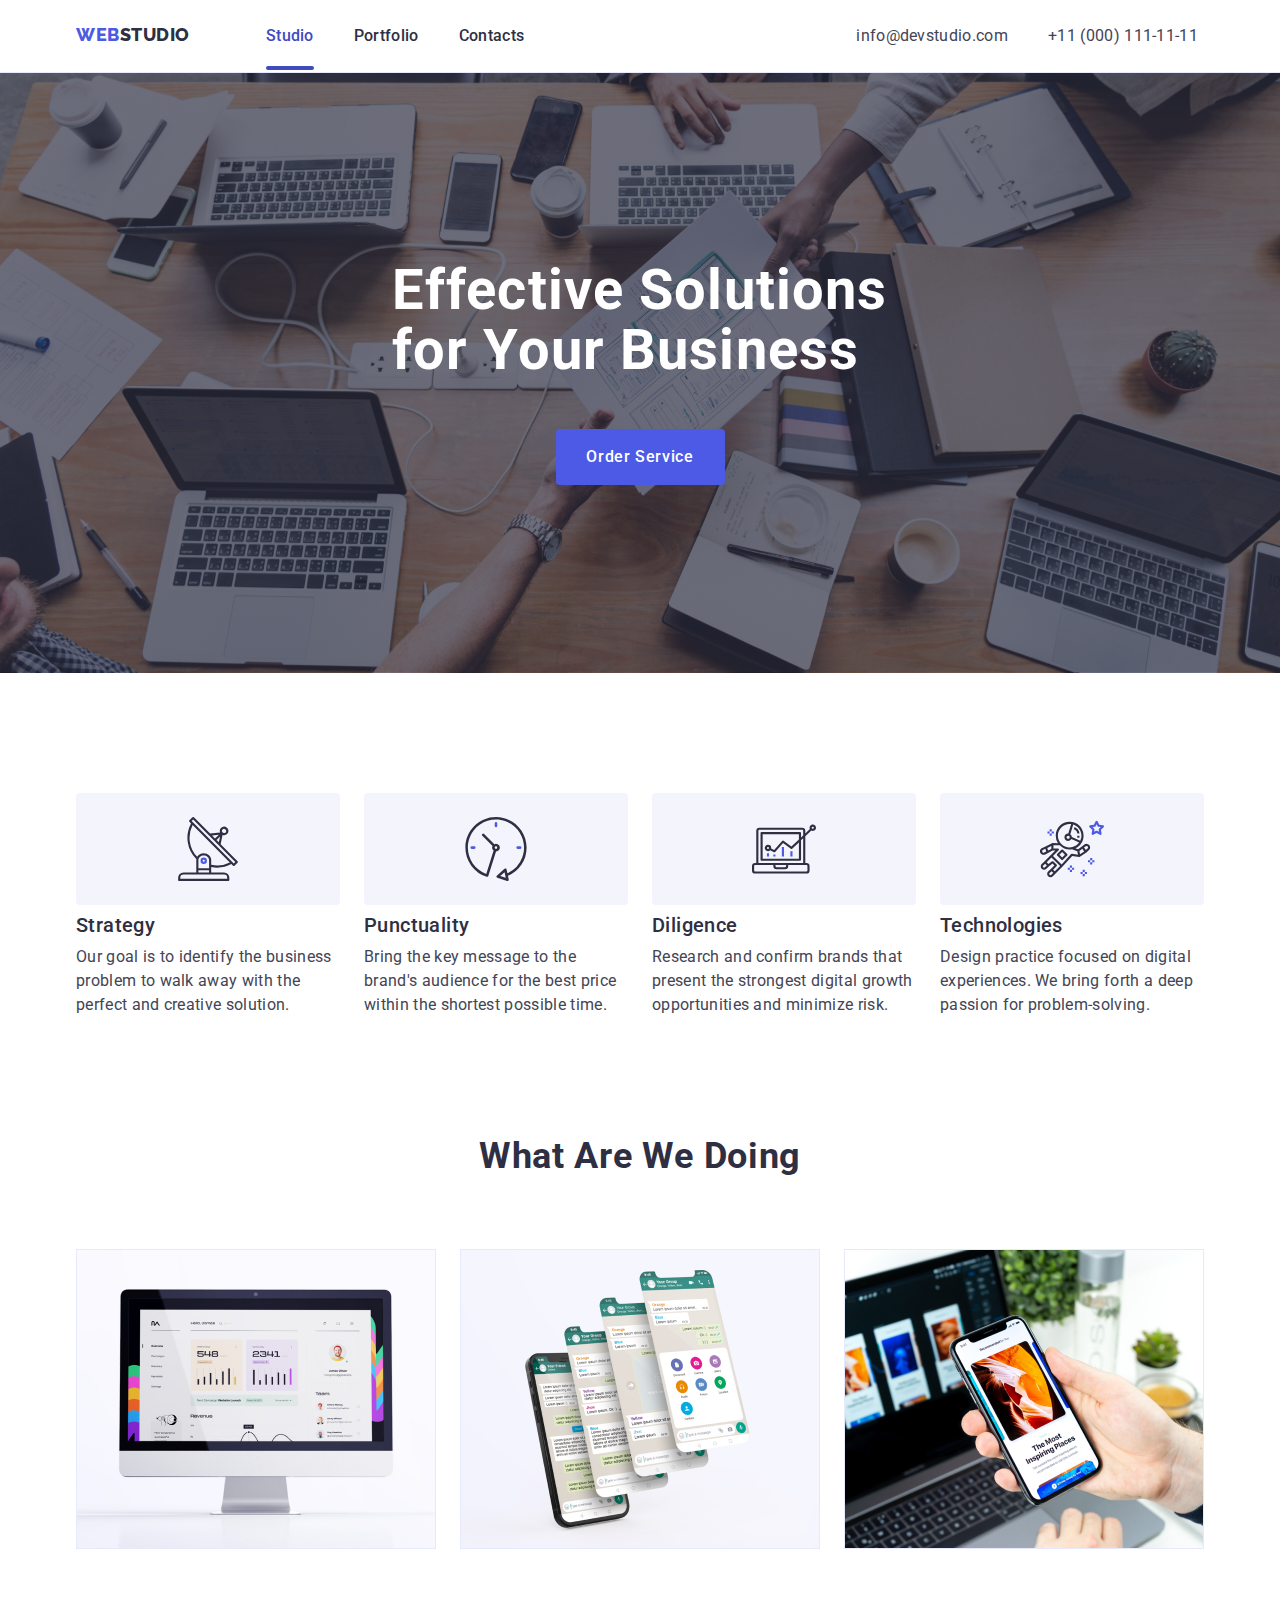
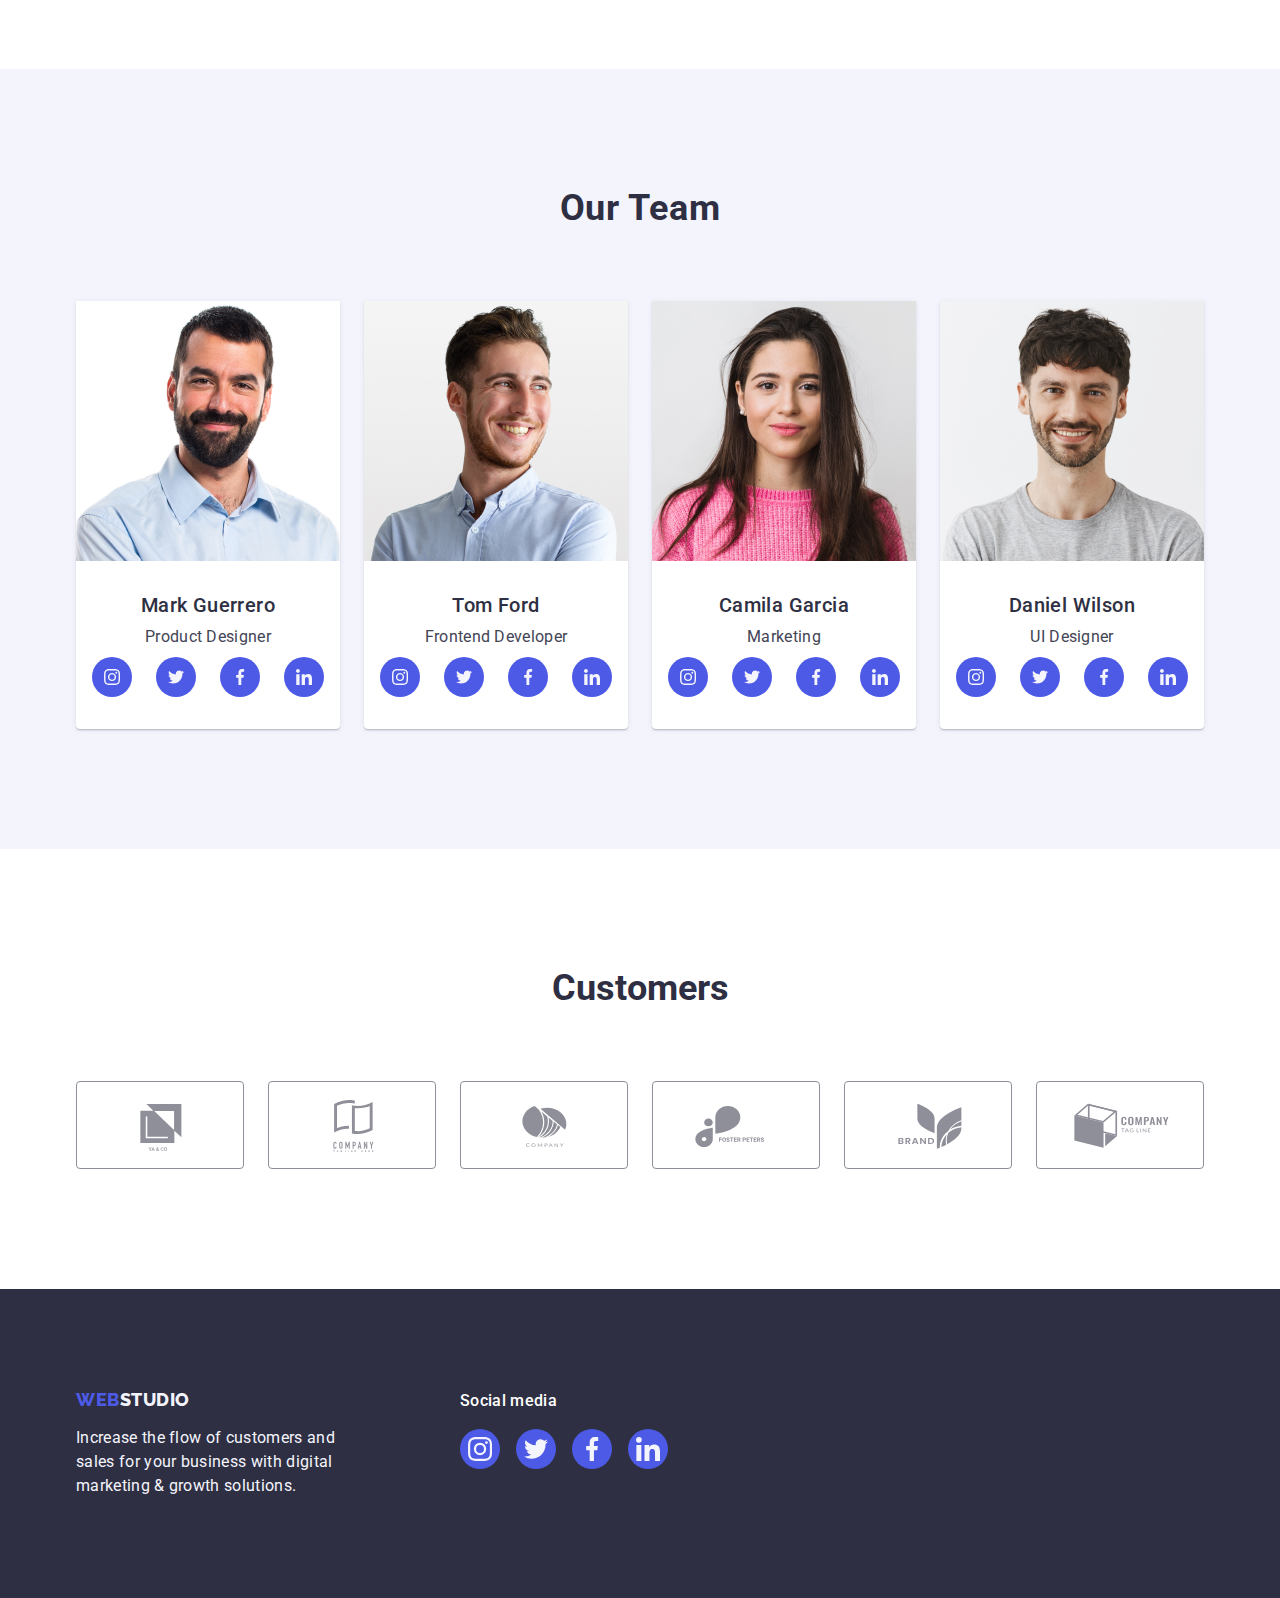
<file: index.html>
<!DOCTYPE html>
<html lang="en">

<head>
    <meta charset="UTF-8">
    <meta http-equiv="X-UA-Compatible" content="IE=edge">
    <meta name="viewport" content="width=device-width, initial-scale=1.0">
    <link rel="stylesheet" href="./css/modern-normalize.min.css">
    <link rel="preconnect" href="https://fonts.googleapis.com">
    <link rel="preconnect" href="https://fonts.gstatic.com" crossorigin>
    <link href="https://fonts.googleapis.com/css2?family=Raleway:wght@800&family=Roboto:wght@400;500;700;900&display=swap" rel="stylesheet">
    <link rel="stylesheet" href="./css/styles.css">
    <title>Document</title>
</head>

<body>
    <header class="header">
        <div class="container-header container">
            <nav class="logo-navigation">
                <a class="logo-link link" href="./index.html">Web<span class="logo-studio">Studio</span></a>
            
                <ul class="navigation list">
                    <li class="navigation-item"><a class="navigation-item-link studio-page link navigation-item-here" href="./index.html">Studio</a></li>
                    <li class="navigation-item"><a class="navigation-item-link link" href="./portfolio.html">Portfolio</a></li>
                    <li class="navigation-item"><a class="navigation-item-link link" href="">Contacts</a></li>
                </ul>
            </nav>
            <address class="contacts-box">
                <ul class="contacts list">
                    <li class="contacts-item list">
                        <a class="contacts-item-link link" href="mailto:info@devstudio.com">info@devstudio.com</a>
                    </li>
                    <li class="contacts-item list">
                        <a class="contacts-item-link link" href="tel:+110001111111">+11 (000) 111-11-11</a>
                    </li>
                </ul>
            </address>
        </div>
    </header>
    <main>
        <section class="hero">
            <div class="container">
                <h1 class="title">Effective Solutions for Your Business</h1>
                <button class="btn-order" data-modal-open type="button">Order Service</button>
            </div>
        </section>
        <section class="advantages">
            <div class="container">
                <h2 class="visually-hidden">Section 2</h2>
                <ul class="advantages-items list">
                    <li class="advantages-card list">
                        <div class="box-advantages">
                            <svg class="advantages-icon" width="64" height="64">
                                <use href="./images/icons.svg#icon-antenna1"></use>
                            </svg>
                        </div>
                        <h3 class="advantages-card-title">Strategy</h3>
                        <p class="advantages-card-content">Our goal is to identify the business
                            problem to walk away with the perfect and creative solution.</p>
                    </li>
                    <li class="advantages-card list">
                        <div class="box-advantages">
                            <svg class="advantages-icon" width="64" height="64">
                                <use href="./images/icons.svg#icon-clock1"></use>
                            </svg>
                        </div>
                        <h3 class="advantages-card-title">Punctuality</h3>
                        <p class="advantages-card-content">Bring the key message to the brand's audience for the best price within the shortest possible
                            time.</p>
                    </li>
                    <li class="advantages-card list">
                        <div class="box-advantages">
                            <svg class="advantages-icon" width="64" height="64">
                                <use href="./images/icons.svg#icon-diagram1"></use>
                            </svg>
                        </div>
                        <h3 class="advantages-card-title">Diligence</h3>
                        <p class="advantages-card-content">Research and confirm brands that present the strongest digital growth opportunities and minimize
                            risk.</p>
                    </li>
                    <li class="advantages-card list">
                        <div class="box-advantages">
                            <svg class="advantages-icon" width="64" height="64">
                                <use href="./images/icons.svg#icon-astronaut1"></use>
                            </svg>
                        </div>
                        <h3 class="advantages-card-title">Technologies</h3>
                        <p class="advantages-card-content">Design practice focused on digital experiences. We bring forth a deep passion for
                            problem-solving.</p>
                    </li>
                </ul>
            </div>
        </section>
        <section class="ability">
            <div class="container">
                <h2 class="chapter-title">What are we doing</h2>
                <ul class="ability-items list">
                    <li class="ability-card list">
                        <img class="ability-card-img" src="./images/img1.jpg" alt="analysis" width="360">
                    </li>
                    <li class="ability-card list">
                        <img class="ability-card-img" src="./images/img2.jpg" alt="communication" width="360">
                    </li>
                    <li class="ability-card list">
                        <img class="ability-card-img" src="./images/img3.jpg" alt="settings" width="360">
                    </li>
                </ul>
            </div>
        </section>
        <section class="team">
            <div class="container">
                <h2 class="chapter-title">Our Team</h2>
                <ul class="team-cards list">
                    <li class="team-item list">
                        <img class="team-photo" src="./images/mark.jpg" alt="Mark Guerrero" width="264">
                        <div class="wrap-card">
                            <h3 class="team-name">Mark Guerrero</h3>
                            <p class="team-job">Product Designer</p>
                            <ul class="wrap-team-icons list">
                                <li class="box-team-icons">
                                    <a href="" class="link-team-icon link">
                                        <svg class="team-icon" width="16" height="16">
                                            <use href="./images/icons.svg#icon-instagram1"></use>
                                        </svg>
                                    </a>
                                </li>
                                <li class="box-team-icons">
                                    <a href="" class="link-team-icon link">
                                        <svg class="team-icon" width="16" height="16">
                                            <use href="./images/icons.svg#icon-twitter1"></use>
                                        </svg>
                                    </a>
                                </li>
                                <li class="box-team-icons">
                                    <a href="" class="link-team-icon link">
                                        <svg class="team-icon" width="16" height="16">
                                            <use href="./images/icons.svg#icon-facebook1"></use>
                                        </svg>
                                    </a>
                                </li>
                                <li class="box-team-icons">
                                    <a href="" class="link-team-icon link">
                                        <svg class="team-icon" width="16" height="16">
                                            <use href="./images/icons.svg#icon-linkedin1"></use>
                                        </svg>
                                    </a>
                                </li>
                            </ul>
                        </div>
                    </li>
                    <li class="team-item list">
                        <img class="team-photo" src="./images/tom.jpg" alt="Tom Ford" width="264">
                        <div class="wrap-card">
                            <h3 class="team-name">Tom Ford</h3>
                            <p class="team-job">Frontend Developer</p>
                            <ul class="wrap-team-icons list">
                                <li class="box-team-icons">
                                    <a href="" class="link-team-icon link">
                                        <svg class="team-icon" width="16" height="16">
                                            <use href="./images/icons.svg#icon-instagram1"></use>
                                        </svg>
                                    </a>
                                </li>
                                <li class="box-team-icons">
                                    <a href="" class="link-team-icon link">
                                        <svg class="team-icon" width="16" height="16">
                                            <use href="./images/icons.svg#icon-twitter1"></use>
                                        </svg>
                                    </a>
                                </li>
                                <li class="box-team-icons">
                                    <a href="" class="link-team-icon link">
                                        <svg class="team-icon" width="16" height="16">
                                            <use href="./images/icons.svg#icon-facebook1"></use>
                                        </svg>
                                    </a>
                                </li>
                                <li class="box-team-icons">
                                    <a href="" class="link-team-icon link">
                                        <svg class="team-icon" width="16" height="16">
                                            <use href="./images/icons.svg#icon-linkedin1"></use>
                                        </svg>
                                    </a>
                                </li>
                            </ul>
                        </div>
                    </li>
                    <li class="team-item list">
                        <img class="team-photo" src="./images/camila.jpg" alt="Camila Garcia" width="264">
                        <div class="wrap-card">
                            <h3 class="team-name">Camila Garcia</h3>
                            <p class="team-job">Marketing</p>
                            <ul class="wrap-team-icons list">
                                <li class="box-team-icons">
                                    <a href="" class="link-team-icon link">
                                        <svg class="team-icon" width="16" height="16">
                                            <use href="./images/icons.svg#icon-instagram1"></use>
                                        </svg>
                                    </a>
                                </li>
                                <li class="box-team-icons">
                                    <a href="" class="link-team-icon link">
                                        <svg class="team-icon" width="16" height="16">
                                            <use href="./images/icons.svg#icon-twitter1"></use>
                                        </svg>
                                    </a>
                                </li>
                                <li class="box-team-icons">
                                    <a href="" class="link-team-icon link">
                                        <svg class="team-icon" width="16" height="16">
                                            <use href="./images/icons.svg#icon-facebook1"></use>
                                        </svg>
                                    </a>
                                </li>
                                <li class="box-team-icons">
                                    <a href="" class="link-team-icon link">
                                        <svg class="team-icon" width="16" height="16">
                                            <use href="./images/icons.svg#icon-linkedin1"></use>
                                        </svg>
                                    </a>
                                </li>
                            </ul>
                        </div>
                    </li>
                    <li class="team-item list">
                        <img class="team-photo" src="./images/daniel.jpg" alt="Daniel Wilson" width="264">
                        <div class="wrap-card">
                            <h3 class="team-name">Daniel Wilson</h3>
                            <p class="team-job">UI Designer</p>
                            <ul class="wrap-team-icons list">
                                <li class="box-team-icons">
                                    <a href="" class="link-team-icon link">
                                        <svg class="team-icon" width="16" height="16">
                                            <use href="./images/icons.svg#icon-instagram1"></use>
                                        </svg>
                                    </a>
                                </li>
                                <li class="box-team-icons">
                                    <a href="" class="link-team-icon link">
                                        <svg class="team-icon" width="16" height="16">
                                            <use href="./images/icons.svg#icon-twitter1"></use>
                                        </svg>
                                    </a>
                                </li>
                                <li class="box-team-icons">
                                    <a href="" class="link-team-icon link">
                                        <svg class="team-icon" width="16" height="16">
                                            <use href="./images/icons.svg#icon-facebook1"></use>
                                        </svg>
                                    </a>
                                </li>
                                <li class="box-team-icons">
                                    <a href="" class="link-team-icon link">
                                        <svg class="team-icon" width="16" height="16">
                                            <use href="./images/icons.svg#icon-linkedin1"></use>
                                        </svg>
                                    </a>
                                </li>
                            </ul>
                        </div>
                    </li>
                </ul>
            </div>
        </section>
        <section class="customers">
            <div class="container">
                <h2 class="title-costomers">Customers</h2>
                <ul class="wrap-customers list">
                        <li class="box-clients-icons">
                            <a href="" class="link-clients-icons">
                                <svg class="clients-icon" width="104" height="56">
                                    <use href="./images/icons.svg#icon-client1"></use>
                                </svg>
                            </a>
                        </li>
                        <li class="box-clients-icons">
                            <a href="" class="link-clients-icons">
                                <svg class="clients-icon" width="104" height="56">
                                    <use href="./images/icons.svg#icon-client2"></use>
                                </svg>
                            </a>
                        </li>
                        <li class="box-clients-icons">
                            <a href="" class="link-clients-icons">
                                <svg class="clients-icon" width="104" height="56">
                                    <use href="./images/icons.svg#icon-client3"></use>
                                </svg>
                            </a>
                        </li>
                        <li class="box-clients-icons">
                            <a href="" class="link-clients-icons">
                                <svg class="clients-icon" width="104" height="56">
                                    <use href="./images/icons.svg#icon-client4"></use>
                                </svg>
                            </a>
                        </li>
                        <li class="box-clients-icons">
                            <a href="" class="link-clients-icons">
                                <svg class="clients-icon" width="104" height="56">
                                    <use href="./images/icons.svg#icon-client5"></use>
                                </svg>
                            </a>
                        </li>
                        <li class="box-clients-icons">
                            <a href="" class="link-clients-icons">
                                <svg class="clients-icon" width="104" height="56">
                                    <use href="./images/icons.svg#icon-client6"></use>
                                </svg>
                            </a>
                        </li>
                </ul>
            </div>
        </section>
    </main>
    <footer class="footer">
        <div class="container footer-wrap-content">
            <div class="footer-part-one">
                <a class="logo-link-footer link" href="./index.html">Web<span class="logo-studio-footer">Studio</span></a>
                <p class="footer-content">Increase the flow of customers and sales for your business with digital marketing & growth solutions.</p>
            </div>
            <div class="footer-part-two">
                <p class="footer-title-links">Social media</p>
                <ul class="wrap-footer-icons list">
                    <li class="box-footer-icons">
                        <a href="" class="link-footer-icon">
                            <svg class="team-icon" width="24" height="24">
                                <use href="./images/icons.svg#icon-instagram1"></use>
                            </svg>
                        </a>
                    </li>
                    <li class="box-footer-icons">
                        <a href="" class="link-footer-icon">
                            <svg class="team-icon" width="24" height="24">
                                <use href="./images/icons.svg#icon-twitter1"></use>
                            </svg>
                        </a>
                    </li>
                    <li class="box-footer-icons">
                        <a href="" class="link-footer-icon">
                            <svg class="team-icon" width="24" height="24">
                                <use href="./images/icons.svg#icon-facebook1"></use>
                            </svg>
                        </a>
                    </li>
                    <li class="box-footer-icons">
                        <a href="" class="link-footer-icon">
                            <svg class="team-icon" width="24" height="24">
                                <use href="./images/icons.svg#icon-linkedin1"></use>
                            </svg>
                        </a>
                    </li>
                </ul>
            </div>
        </div>
    </footer>
    <div class="backdrop is-hidden" data-modal>
        <div class="modal">
            <button class="wrap-clos-icon-modal" data-modal-close type="button">
                <svg class="close-modal" width="8" height="8">
                    <use href="./images/icons.svg#icon-close-black"></use>
                </svg>
            </button>
        </div>
    </div>

    <script src="./js/modal.js"></script>
    
</body>

</html>
</file>
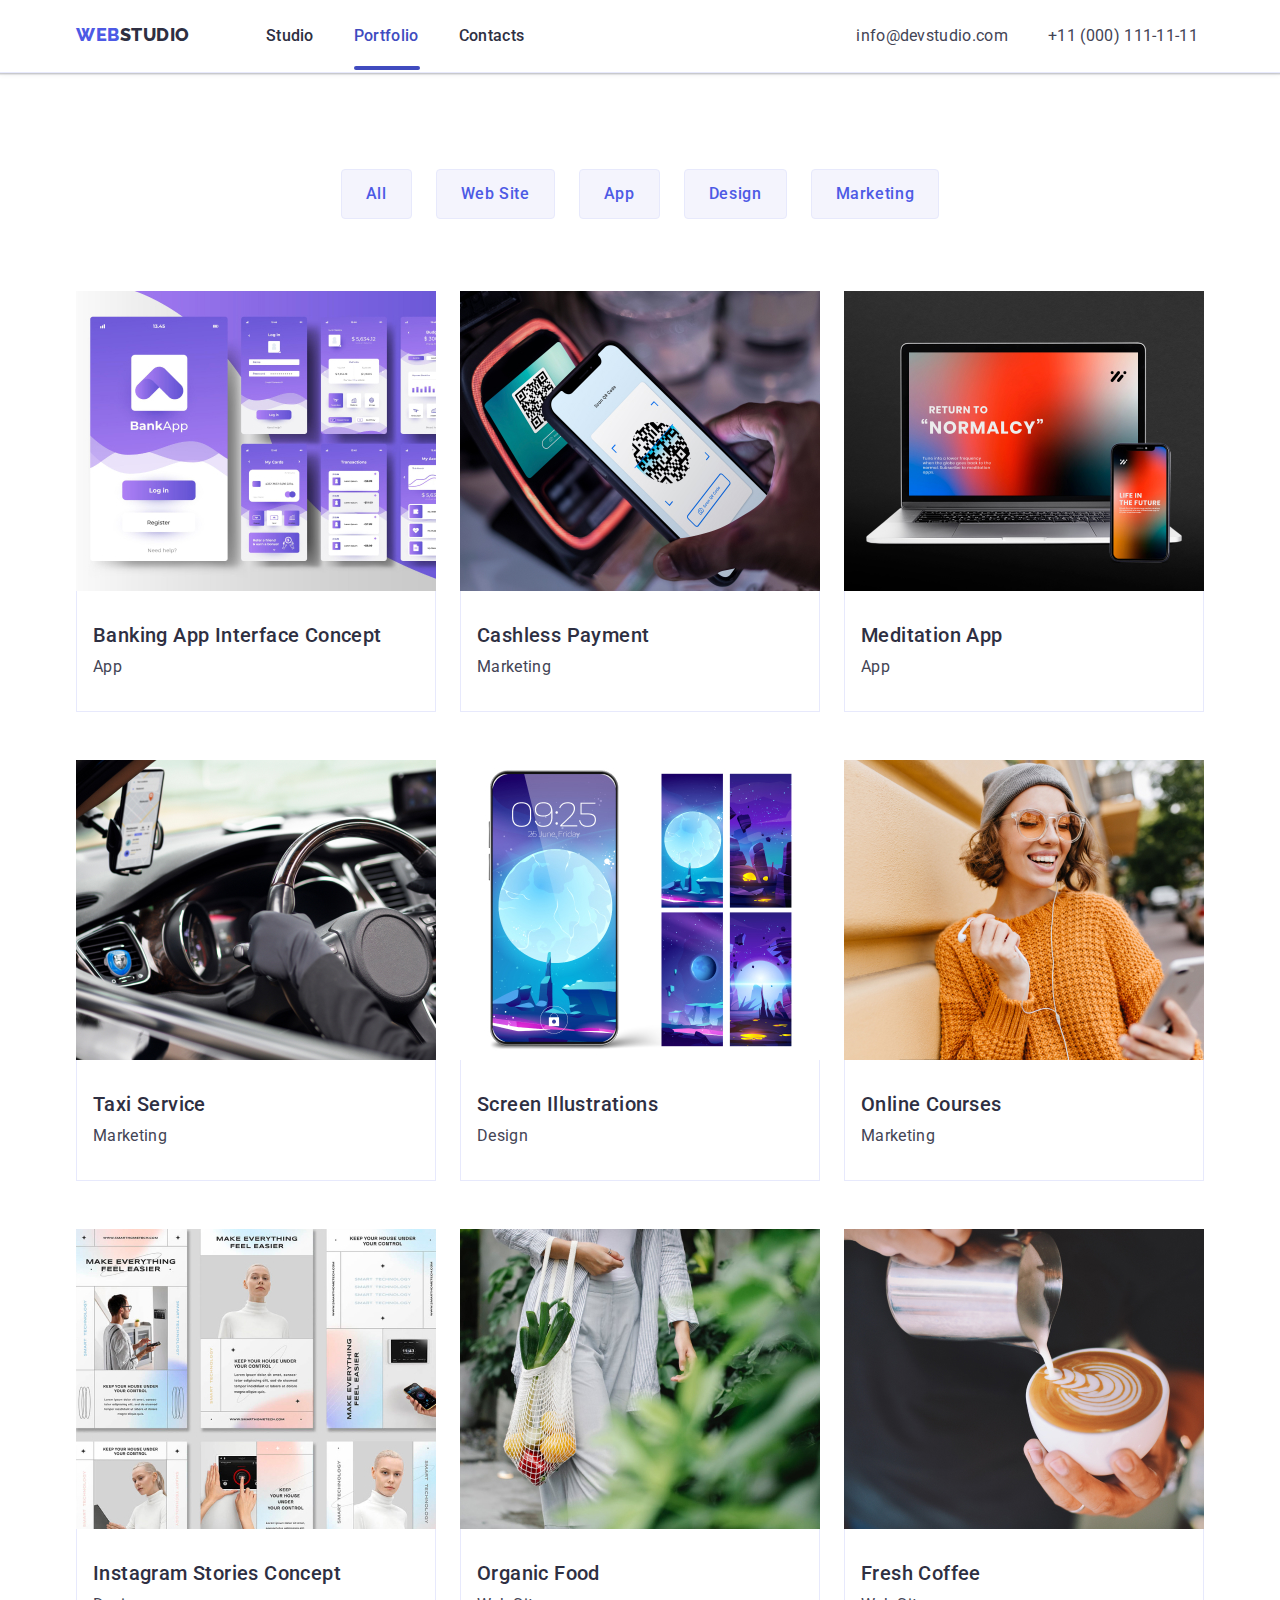
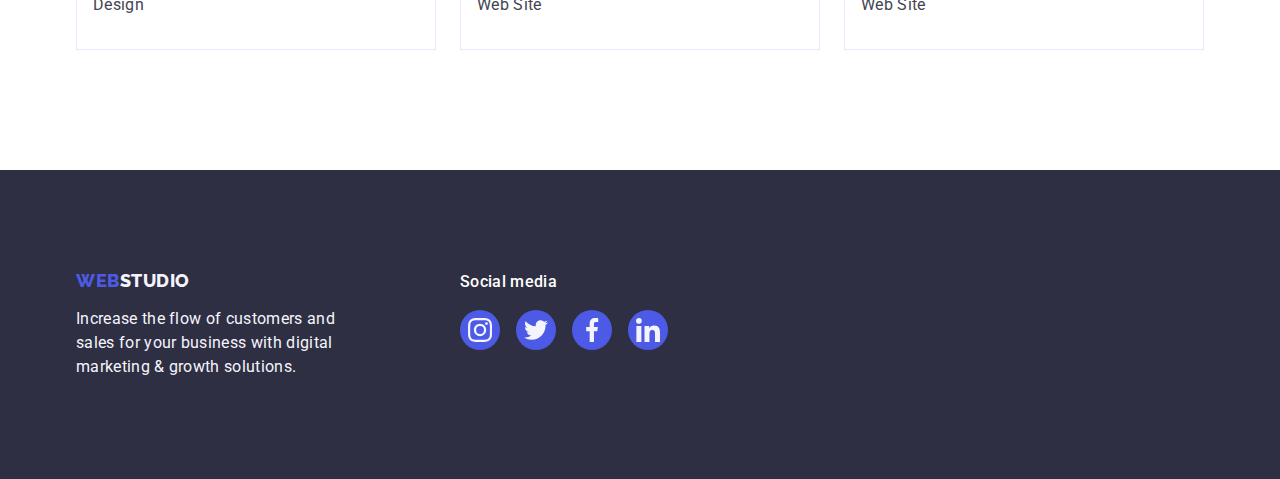
<file: portfolio.html>
<!DOCTYPE html>
<html lang="en">
<head>
    <meta charset="UTF-8">
    <meta http-equiv="X-UA-Compatible" content="IE=edge">
    <meta name="viewport" content="width=device-width, initial-scale=1.0">
    <link rel="stylesheet" href="./css/modern-normalize.min.css">
    <link rel="preconnect" href="https://fonts.googleapis.com">
    <link rel="preconnect" href="https://fonts.gstatic.com" crossorigin>
    <link href="https://fonts.googleapis.com/css2?family=Raleway:wght@800&family=Roboto:wght@400;500;700;900&display=swap" rel="stylesheet">
    <link rel="stylesheet" href="./css/styles.css">
    <title>Document</title>
</head>
<body>
    <header class="header">
        <div class="container-header container">
            <nav class="logo-navigation">
                <a class="logo-link link" href="./index.html">Web<span class="logo-studio">Studio</span></a>
            
                <ul class="navigation list">
                    <li class="navigation-item"><a class="navigation-item-link link" href="./index.html">Studio</a></li>
                    <li class="navigation-item"><a class="navigation-item-link link portfolio-page navigation-item-here" href="./portfolio.html">Portfolio</a></li>
                    <li class="navigation-item"><a class="navigation-item-link link" href="">Contacts</a></li>
                </ul>
            </nav>
            <address class="contacts-box">
                <ul class="contacts list">
                    <li class="contacts-item list">
                        <a class="contacts-item-link link" href="mailto:info@devstudio.com">info@devstudio.com</a>
                    </li>
                    <li class="contacts-item list">
                        <a class="contacts-item-link link" href="tel:+110001111111">+11 (000) 111-11-11</a>
                    </li>
                </ul>
            </address>
        </div>
    </header>
    <main class="portfolio-main">
        <section class="projects">
            <div class="container">
                <h1 class="title-portfolio visually-hidden">Title</h1>
                <ul class="btns-filters list">
                    <li class="btns-filters-item list">
                        <button class="btns-filters-btn" type="button">All</button>
                    </li>
                    <li class="btns-filters-item list">
                        <button class="btns-filters-btn" type="button">Web Site</button>
                    </li>
                    <li class="btns-filters-item list">
                        <button class="btns-filters-btn" type="button">App</button>
                    </li>
                    <li class="btns-filters-item list">
                        <button class="btns-filters-btn" type="button">Design</button>
                    </li>
                    <li class="btns-filters-item list">
                        <button class="btns-filters-btn" type="button">Marketing</button>
                    </li>
                </ul>
                <ul class="projects-list list">
                    <li class="project-card list">
                        <a href="" class="project-card-link link">
                            <div class="wrap-descr">
                                <img class="project-card-img" src="./images/portfolio/portfolio1.jpg" alt="Banking App Interface Concept" width="360" height="300">
                                <div class="overlay">
                                    <p class="card-description">
                                        14 Stylish and User-Friendly App Design Concepts · Task Manager App · Calorie Tracker App · Exotic Fruit Ecommerce App · Cloud Storage App
                                    </p>
                                </div>
                            </div>
                            <div class="wrap-card-project">
                                <h2 class="project-card-title">Banking App Interface Concept</h2>
                                <p class="project-card-content">App</p>
                            </div>
                        </a>
                        
                    </li>
                    <li class="project-card list">
                        <a href="" class="project-card-link link">
                            <div class="wrap-descr">
                                <img class="project-card-img" src="./images/portfolio/portfolio2.jpg" alt="Cashless Payment" width="360" height="300">
                                <div class="overlay">
                                    <p class="card-description">
                                        14 Stylish and User-Friendly App Design Concepts · Task Manager App · Calorie Tracker App · Exotic Fruit Ecommerce App · Cloud Storage App
                                    </p>
                                </div>
                            </div>
                            <div class="wrap-card-project">
                                <h2 class="project-card-title">Cashless Payment</h2>
                                <p class="project-card-content">Marketing</p>
                            </div>
                        </a>
                    </li>
                    <li class="project-card list">
                        <a href="" class=" project-card-link link">
                            <div class="wrap-descr">
                                <img class="project-card-img" src="./images/portfolio/portfolio3.jpg" alt="Meditation App" width="360" height="300">
                                <div class="overlay">
                                    <p class="card-description">
                                        14 Stylish and User-Friendly App Design Concepts · Task Manager App · Calorie Tracker App · Exotic Fruit Ecommerce App · Cloud Storage App
                                    </p>
                                </div>
                            </div>
                            <div class="wrap-card-project">
                                <h2 class="project-card-title">Meditation App</h2>
                                <p class="project-card-content">App</p>
                            </div>
                        </a>
                    </li>
                    <li class="project-card list">
                        <a href="" class="project-card-link link">
                            <div class="wrap-descr">
                                <img class="project-card-img" src="./images/portfolio/portfolio4.jpg" alt="Taxi Service" width="360" height="300">
                                <div class="overlay">
                                    <p class="card-description">
                                        14 Stylish and User-Friendly App Design Concepts · Task Manager App · Calorie Tracker App · Exotic Fruit Ecommerce App · Cloud Storage App
                                    </p>
                                </div>
                            </div>
                            <div class="wrap-card-project">
                                <h2 class="project-card-title">Taxi Service</h2>
                                <p class="project-card-content">Marketing</p>
                            </div>
                        </a>
                    </li>
                    <li class="project-card list">
                        <a href="" class="project-card-link link">
                            <div class="wrap-descr">
                                <img class="project-card-img" src="./images/portfolio/portfolio5.jpg" alt="Screen Illustrations" width="360" height="300">
                                <div class="overlay">
                                    <p class="card-description">
                                        14 Stylish and User-Friendly App Design Concepts · Task Manager App · Calorie Tracker App · Exotic Fruit Ecommerce App · Cloud Storage App
                                    </p>
                                </div>
                            </div>
                            <div class="wrap-card-project">
                                <h2 class="project-card-title">Screen Illustrations</h2>
                                <p class="project-card-content">Design</p>
                            </div>
                        </a>
                    </li>
                    <li class="project-card list">
                        <a href="" class="project-card-link link">
                            <div class="wrap-descr">
                                <img class="project-card-img" src="./images/portfolio/portfolio6.jpg" alt="Online Courses" width="360" height="300">
                                <div class="overlay">
                                    <p class="card-description">
                                        14 Stylish and User-Friendly App Design Concepts · Task Manager App · Calorie Tracker App · Exotic Fruit Ecommerce App · Cloud Storage App
                                    </p>
                                </div>
                            </div>
                            <div class="wrap-card-project">
                                <h2 class="project-card-title">Online Courses</h2>
                                <p class="project-card-content">Marketing</p>
                            </div>
                        </a>
                    </li>
                    <li class="project-card list">
                        <a href="" class="project-card-link link">
                            <div class="wrap-descr">
                                <img class="project-card-img" src="./images/portfolio/portfolio7.jpg" alt="Instagram Stories Concept" width="360" height="300">
                                <div class="overlay">
                                    <p class="card-description">
                                        14 Stylish and User-Friendly App Design Concepts · Task Manager App · Calorie Tracker App · Exotic Fruit Ecommerce App · Cloud Storage App
                                    </p>
                                </div>
                            </div>
                            <div class="wrap-card-project">
                                <h2 class="project-card-title">Instagram Stories Concept</h2>
                                <p class="project-card-content">Design</p>
                            </div>
                        </a>
                    </li>
                    <li class="project-card list">
                        <a href="" class="project-card-link link">
                            <div class="wrap-descr">
                                <img class="project-card-img" src="./images/portfolio/portfolio8.jpg" alt="Organic Food" width="360" height="300">
                                <div class="overlay">
                                    <p class="card-description">
                                        14 Stylish and User-Friendly App Design Concepts · Task Manager App · Calorie Tracker App · Exotic Fruit Ecommerce App · Cloud Storage App
                                    </p>
                                </div>
                            </div>
                            <div class="wrap-card-project">
                                <h2 class="project-card-title">Organic Food</h2>
                                <p class="project-card-content">Web Site</p>
                            </div>
                        </a>
                    </li>
                    <li class="project-card list">
                        <a href="" class="project-card-link link">
                            <div class="wrap-descr">
                                <img class="project-card-img" src="./images/portfolio/portfolio9.jpg" alt="Fresh Coffee" width="360" height="300">
                                <div class="overlay">
                                    <p class="card-description">
                                        14 Stylish and User-Friendly App Design Concepts · Task Manager App · Calorie Tracker App · Exotic Fruit Ecommerce App · Cloud Storage App
                                    </p>
                                </div>
                            </div>
                            <div class="wrap-card-project">
                                <h2 class="project-card-title">Fresh Coffee</h2>
                                <p class="project-card-content">Web Site</p>
                            </div>
                        </a>
                    </li>
                </ul>
            </div>
        </section>
    </main>
    <footer class="footer">
        <div class="container footer-wrap-content">
            <div class="footer-part-one">
                <a class="logo-link-footer link" href="./index.html">Web<span class="logo-studio-footer">Studio</span></a>
                <p class="footer-content">Increase the flow of customers and sales for your business with digital marketing & growth solutions.</p>
            </div>
            <div class="footer-part-two">
                <p class="footer-title-links">Social media</p>
                <ul class="wrap-footer-icons list">
                    <li class="box-footer-icons">
                        <a href="" class="link-footer-icon">
                            <svg class="team-icon" width="24" height="24">
                                <use href="./images/icons.svg#icon-instagram1"></use>
                            </svg>
                        </a>
                    </li>
                    <li class="box-footer-icons">
                        <a href="" class="link-footer-icon">
                            <svg class="team-icon" width="24" height="24">
                                <use href="./images/icons.svg#icon-twitter1"></use>
                            </svg>
                        </a>
                    </li>
                    <li class="box-footer-icons">
                        <a href="" class="link-footer-icon">
                            <svg class="team-icon" width="24" height="24">
                                <use href="./images/icons.svg#icon-facebook1"></use>
                            </svg>
                        </a>
                    </li>
                    <li class="box-footer-icons">
                        <a href="" class="link-footer-icon">
                            <svg class="team-icon" width="24" height="24">
                                <use href="./images/icons.svg#icon-linkedin1"></use>
                            </svg>
                        </a>
                    </li>
                </ul>
            </div>
        </div>
    </footer>
</body>
</html>
</file>
<file: css/styles.css>
:root {
    --title-color: #2E2F42;
    --content-color: #434455;
    --logo-color: #4d5ae5;
    --hover-list-color: #404bbf;
    --btn-border: #e7e9fc;
    --icons-client: #8e8f99;
    --icons-client-hover: #404BBF;
    --icons-social-net: #f4f4fd;
    --hover-footer-bg-links: #31D0AA;
    --hover-team-bg-links: #404BBF;
    --description-card-color: #F4F4FD;
    --description-card-bg: #4D5AE5;
    --modal-window: #FCFCFC;
    --modal-btn-close-bg: #E7E9FC;
    --modal-btn-close-bg-hover: #404BBF;
    --modal-close: #2E2F42;
    --modal-close-hover: #FFFFFF;
}

body{
    min-height: 100vh;
    display: flex;
    flex-direction: column;
    font-family: "Roboto", sans-serif;
    color: var(--content-color);
    background-color: #FFFFFF;
}
main {
    flex-grow: 1;
}
p {
    margin: 0;
}
ul {
    margin: 0;
    padding: 0;
}
h1, h2, h3, h4, h5, h6{
    margin: 0;
}
img {
    display: block;
}

.container {
    /* display: flex; */
    width: 1158px;
    margin: 0 auto;
    padding: 0 15px;
    /* justify-content: center; */
}
.link{
    text-decoration: none;
}
.list{
    list-style: none;
}

/* MAIN PAGE */
/* header */
.header {
    border-bottom: 1px solid var(--btn-border);
    padding: 24px 0;
    align-items: center;
    box-shadow: 0px 2px 1px rgba(46, 47, 66, 0.08), 0px 1px 1px rgba(46, 47, 66, 0.16), 0px 1px 6px rgba(46, 47, 66, 0.08);
}

.studio-page::after {
    position: absolute;
    left: 0;
    bottom: -1px; 

    content: "";
    width: 48px;
    height: 4px;
    background-color: var(--hover-list-color);
    margin-top: 20px;
    border-radius: 2px; 
}
.container-header{
    display: flex;
}
.logo-navigation {
    display: flex;
  
}
.logo-link {
    font-family: 'Raleway', sans-serif;
    font-weight: 800;
    font-size: 18px;
    text-transform: uppercase;
    color: var(--logo-color); 
    line-height: 1.17;
    letter-spacing: 0.03em;
    margin-right: 76px
}
.logo-studio{
    font-family: 'Raleway', sans-serif;
    font-weight: 800;
    font-size: 18px;
    text-transform: uppercase;
    color: var(--title-color);
    line-height: 1.17;
    letter-spacing: 0.03em;
}
.navigation {
    display: flex;
    gap: 40px;
    margin-right: 332px;
}

.navigation-item-link {
    font-weight: 500;
    font-size: 16px;
    line-height: 1.5;
    letter-spacing: 0.02em;
    color: var(--title-color);
    position: relative; 
    transition-property: color;
    transition-duration: 250ms;
    transition-timing-function: cubic-bezier(0.4, 0, 0.2, 1);
    padding: 24px 0;
}
.navigation-item-link:hover,
.navigation-item-link:focus {
    color: var(--hover-list-color);
}
.navigation-item-here {
    color: var(--hover-list-color);
}
.contacts-box {
    font-style: normal;
}
.contacts {
    display: flex;
    gap: 40px;
    /* padding: 24px 0; */
}
.contacts-item-link {
    font-size: 16px;
    letter-spacing: 0.02em;
    line-height: 1.5;
    color: var(--content-color);
    transition-property: color;
    transition-duration: 250ms;
    transition-timing-function: cubic-bezier(0.4, 0, 0.2, 1);
}
.contacts-item-link:hover,
.contacts-item-link:focus {
    color: var(--hover-list-color);
}
/* section hero */
.hero{
    background: var(--title-color);
    padding: 188px 0;
    background-image: linear-gradient(rgba(46, 47, 66, 0.7), rgba(46, 47, 66, 0.7)), url("../images/background.jpg");
    max-width: 1440px; 
    background-repeat: no-repeat;
    background-position: center;
    background-size: cover;
}
.title {
    font-weight: 700;
    font-size: 56px;
    line-height: 1.07;
    letter-spacing: 0.02em;
    color: #FFFFFF;
    margin: 0 auto 48px auto;
    max-width: 496px;
}
.btn-order {
    background-color: var(--logo-color);
    color: #FFFFFF;
    font-weight: 500;
    font-size: 16px;
    letter-spacing: 0.04em;
    font-family: "Roboto", sans-serif;
    line-height: 1.5;
    display: block;
    min-width: 169px;
    height: 56px;
    border: none; 
    border-radius: 4px;
    margin: 0 auto;
    cursor: pointer;
    transition-property: background-color;
    transition-duration: 250ms;
    transition-timing-function: cubic-bezier(0.4, 0, 0.2, 1);
}
.btn-order:hover,
.btn-order:focus {
    background-color: var(--hover-list-color);
}
/* section advantages */
.advantages {
    padding: 120px 0;
}
.advantages-items{
    display: flex;
    gap: 24px;
}
.advantages-card {
    width: calc((100% - 72px) / 4);
}
.box-advantages {
    display: flex;
    align-items: center; 
    justify-content: center;
    border-radius: 4px; 
    background-color: #F4F4FD;
    width: 264px;
    height: 112px;
    margin-bottom: 8px;
}

.advantages-card-title {
    font-weight: 500;
    font-size: 20px;
    letter-spacing: 0.02em;
    color: var(--title-color);
    text-align: start;
    line-height: 1.2;
    margin-bottom: 8px; 
}

.visually-hidden {
    position: absolute;
    width: 1px;
    height: 1px;
    margin: -1px;
    border: 0;
    padding: 0;
    
    white-space: nowrap;
    clip-path: inset(100%);
    clip: rect(0 0 0 0);
    overflow: hidden;
}

.advantages-card-content {
    font-size: 16px;
    line-height: 1.5;
    letter-spacing: 0.02em;
}
/* section ability */
.ability{
    padding-bottom: 120px; 
}
.chapter-title {
    font-weight: 700;
    font-size: 36px;
    letter-spacing: 0.02em;
    text-transform: capitalize;
    color: var(--title-color);
    text-align: center;
    line-height: 1.11;
    margin-bottom: 72px; 
}

.ability-items {
    display: flex;
    gap: 24px;
    
}
.ability-card {
    width: calc((100% - 48px) / 3); 
    justify-content: center;
}
/* section team */
.team {
    background: #F4F4FD;
    padding: 120px 0;
}
.team-item{
    background: #FFFFFF;
}
.chapter-title {
    font-weight: 700;
    font-size: 36px;
    letter-spacing: 0.02em;
    text-transform: capitalize;
    color: var(--title-color);
    text-align: center;
    line-height: 1.11;
    margin-bottom: 72px; 
}
.team-cards {
    display: flex;
    gap: 24px; 
}

.team-item {
    width: calc((100% - 72px) / 4); 
    border-radius: 0px 0px 4px 4px; 
    box-shadow: 0px 2px 1px 0px rgba(46, 47, 66, 0.08), 0px 1px 1px 0px rgba(46, 47, 66, 0.16), 0px 1px 6px 0px rgba(46, 47, 66, 0.08);
}

.wrap-card {
    padding: 32px 0;
}
.team-name {
    font-weight: 500;
    font-size: 20px;
    letter-spacing: 0.02em;
    color: var(--title-color);
    text-align: center;
    line-height: 1.2;
    margin-bottom: 8px;
}
.team-job {
    font-size: 16px;
    letter-spacing: 0.02em;
    text-align: center;
    line-height: 1.5;
    margin-bottom: 8px;
}
.wrap-team-icons {
    display: flex;
    justify-content: center;
    gap: 24px;
    
}
.team-icon {
    fill: #F4F4FD;
}
.box-team-icons {
    width: 40px;
    height: 40px;
}

.link-team-icon {
    width: 100%;
    height: 100%;
    background-color: #4d5ae5;
    border-radius: 50%;
    display: flex;
    justify-content: center;
    align-items: center;
    transition: background-color 250ms cubic-bezier(0.4, 0, 0.2, 1); 
}
.link-team-icon:hover,
.link-team-icon:focus {
    background-color: var(--hover-team-bg-links);
}
/* section customers */
.customers {
    padding: 120px 0;
}
.title-costomers {
    text-align: center;
    font-size: 36px;
    line-height: 1.11;
    color: #2e2f42;
    margin-bottom: 72px;
}
.wrap-customers {
    display: flex;
    justify-content: center;
    gap: 24px;
}
.box-clients-icons {
    width: calc((100% - 120px) / 6);
    height: 88px;
}

.link-clients-icons {
    width: 100%;
    height: 100%;
    border: 1px solid #8e8f99;
    border-radius: 4px;
    display: flex;
    align-items: center;
    justify-content: center;
    color: var(--icons-client);
    transition: border-color 250ms cubic-bezier(0.4, 0, 0.2, 1), color 250ms cubic-bezier(0.4, 0, 0.2, 1);
}
.clients-icon {
    fill: currentColor;
}
.link-clients-icons:hover,
.link-clients-icons:focus {
    border-color: var(--hover-list-color);
    color: var(--hover-list-color);
}
.link-clients-icons:hover .clients-icon, 
.link-clients-icons:focus .clients-icon {
    fill: var(--hover-list-color);
}
/* section footer */
.footer {
    padding: 100px 0;
    background: var(--title-color);
}
.footer-wrap-content {
    display: flex;
    align-items: baseline;
}
.footer-part-one {
    margin-right: 120px;
}
.footer-title-links{
    font-weight: 500;
    font-size: 16px;
    margin-bottom: 16px;
    line-height: 1.5;
    letter-spacing: 0.02em;
    color: #ffffff;
}
.logo-link-footer {
    font-family: "Raleway", sans-serif;
    font-weight: 800;
    font-size: 18px;
    line-height: 1.17;
    letter-spacing: 0.03em;
    text-transform: uppercase;
    color: var(--logo-color);
    display: inline-block;
    margin-bottom: 16px;
}
.logo-studio-footer{
    color: #F4F4FD;
    font-weight: 800;
    font-size: 18px;
    letter-spacing: 0.03em;
    text-transform: uppercase;
}
.footer-content {
    max-width: 264px;
    font-size: 16px;
    line-height: 1.5;
    letter-spacing: 0.02em;
    color: #F4F4FD;
}
.footer-title-links {
    color: #FFF;
    font-size: 16px;
    font-weight: 500;
    line-height: 24px;
    letter-spacing: 0.32px;
}
.wrap-footer-icons {
    display: flex;
    gap: 16px;
}
.box-footer-icons {
    width: 40px;
    height: 40px;
}
.link-footer-icon {
    width: 100%;
    height: 100%;
    background-color: var(--logo-color);
    border-radius: 50%;
    display: flex;
    align-items: center;
    justify-content: center;
    transition: background-color 250ms cubic-bezier(0.4, 0, 0.2, 1); 
}
.link-footer-icon:hover,
.link-footer-icon:focus {
    background-color: var(--hover-footer-bg-links);
}
/* modal window */
.backdrop {
    width: 100%;
    height: 100%;
    background: rgba(46, 47, 66, 0.40);
    flex-shrink: 0;
    position: fixed;
    transition: opacity 250ms cubic-bezier(0.4, 0, 0.2, 1), visibility 250ms cubic-bezier(0.4, 0, 0.2, 1); 
}
.modal {
    width: 408px;
    min-height: 584px;
    flex-shrink: 0;
    border-radius: 4px;
    background: var(--modal-window);
    box-shadow: 0px 2px 1px 0px rgba(0, 0, 0, 0.20), 0px 1px 3px 0px rgba(0, 0, 0, 0.12), 0px 1px 1px 0px rgba(0, 0, 0, 0.14);
    position: absolute;
    top: 50%;
    left: 50%;
    transform: translate(-50%, -50%);
    opacity: 1;
    transition: transform 250ms cubic-bezier(0.4, 0, 0.2, 1); 
}
.wrap-clos-icon-modal {
    display: block;
    width: 24px;
    height: 24px;
    border-radius: 50%;
    border: 1px solid rgba(0, 0, 0, 0.10);
    background: var(--btn-border);
    position: absolute;
    top: 24px;
    right: 24px;
    transition-property: background-color;
    transition-duration: 250ms;
    transition-timing-function: cubic-bezier(0.4, 0, 0.2, 1);
    cursor: pointer;
    display: flex;
    align-items: center;
    justify-content: center;
    padding: 0;
    transition: background-color 250ms cubic-bezier(0.4, 0, 0.2, 1), border 250ms cubic-bezier(0.4, 0, 0.2, 1);
}
.wrap-clos-icon-modal:hover,
.wrap-clos-icon-modal:focus {
    background-color: var(--modal-btn-close-bg-hover);
    fill: var(--modal-close-hover);
    border: none; 
}
.close-modal {
    position: absolute;
    top: 50%;
    left: 50%;
    transform: translate(-50%, -50%);
    fill: var(--modal-close);
    transition-property: fill;
    transition-duration: 250ms;
    transition-timing-function: cubic-bezier(0.4, 0, 0.2, 1);
    cursor: pointer;
}
.wrap-clos-icon-modal:hover .close-modal,
.wrap-clos-icon-modal:focus .close-modal {
    fill: var(--modal-close-hover);
}
.is-hidden {
    visibility: hidden;
    opacity: 0;
    transition: opacity 150ms ease-in-out 1000ms;
    pointer-events: none; 
    transition: opacity 250ms cubic-bezier(0.4, 0, 0.2, 1), visibility 250ms cubic-bezier(0.4, 0, 0.2, 1); 
}

/* PORTFOLIO */
.portfolio-page::after {
    position: absolute;
    left: 0;
    bottom: -1px; 

    content: "";
    width: 66px;
    height: 4px;
    background-color: var(--hover-list-color);
    margin-top: 20px;
    border-radius: 2px; 
}

.projects {
    padding-top: 96px; 
    padding-bottom: 120px; 
}
/* btn navigation */
.btns-filters {
    display: flex; 
    justify-content: center;
    gap: 24px;
    margin-bottom: 72px;
}
.btns-filters-btn{
    font-family: "Roboto", sans-serif;
    background-color: #F4F4FD;
    border: 1px solid var(--btn-border);
    font-weight: 500;
    font-size: 16px;
    line-height: 1.5;
    letter-spacing: 0.04em;
    color: var(--logo-color);
    cursor: pointer;
    padding: 12px 24px;
    border-radius: 4px; 
    transition-property: background-color, color, border, box-shadow;
    transition-duration: 250ms;
    transition-timing-function: cubic-bezier(0.4, 0, 0.2, 1);
}
.btns-filters-btn:hover,
.btns-filters-btn:focus {
    background: var(--hover-list-color);
    color: #FFFFFF;
    border: 1px solid transparent;
    box-shadow: 0px 2px 2px 0px rgba(0, 0, 0, 0.12), 0px 2px 1px 0px rgba(0, 0, 0, 0.08), 0px 3px 1px 0px rgba(0, 0, 0, 0.10);
}
/* section projects */
.projects-list{
    display: flex;
    flex-wrap: wrap;
    column-gap: 24px;
    row-gap: 48px; 
}
.project-card {
    width: calc((100% - 48px) / 3); 
    transition-property: box-shadow;
    transition-duration: 250ms;
    transition-timing-function: cubic-bezier(0.4, 0, 0.2, 1);
}
.wrap-descr {
    position: relative;
    overflow: hidden;
}
.overlay {
    position: absolute;
    top: 0;
    left: 0;
    width: 100%;
    height: 100%;
    background-color: var(--description-card-bg);
    transform: translateY(100%);
    transition-duration: 250ms;
    transition-timing-function: cubic-bezier(0.4, 0, 0.2, 1);
    z-index: 1;
  }
.project-card:hover {
    box-shadow: 0px 2px 1px 0px rgba(46, 47, 66, 0.08), 0px 1px 1px 0px rgba(46, 47, 66, 0.16), 0px 1px 6px 0px rgba(46, 47, 66, 0.08);
}
.project-card:hover .overlay {
    transform: translatex(0);
}
.wrap-card-project {
    padding: 32px 16px;
    border: 1px solid var(--btn-border);
    border-top: none; 
}
.project-card-title {
    font-weight: 500;
    font-size: 20px;
    letter-spacing: 0.02em;
    color: var(--title-color);
    line-height: 1.2;
    margin-bottom: 8px;
}
.project-card-content {
    font-size: 16px;
    letter-spacing: 0.02em;
    color: var(--content-color);
    line-height: 1.5;
}
.card-description {
    color: var(--description-card-color);
    font-size: 16px;
    line-height: 24px;
    letter-spacing: 0.32px;
    padding: 40px 32px 0;
}
</file>
